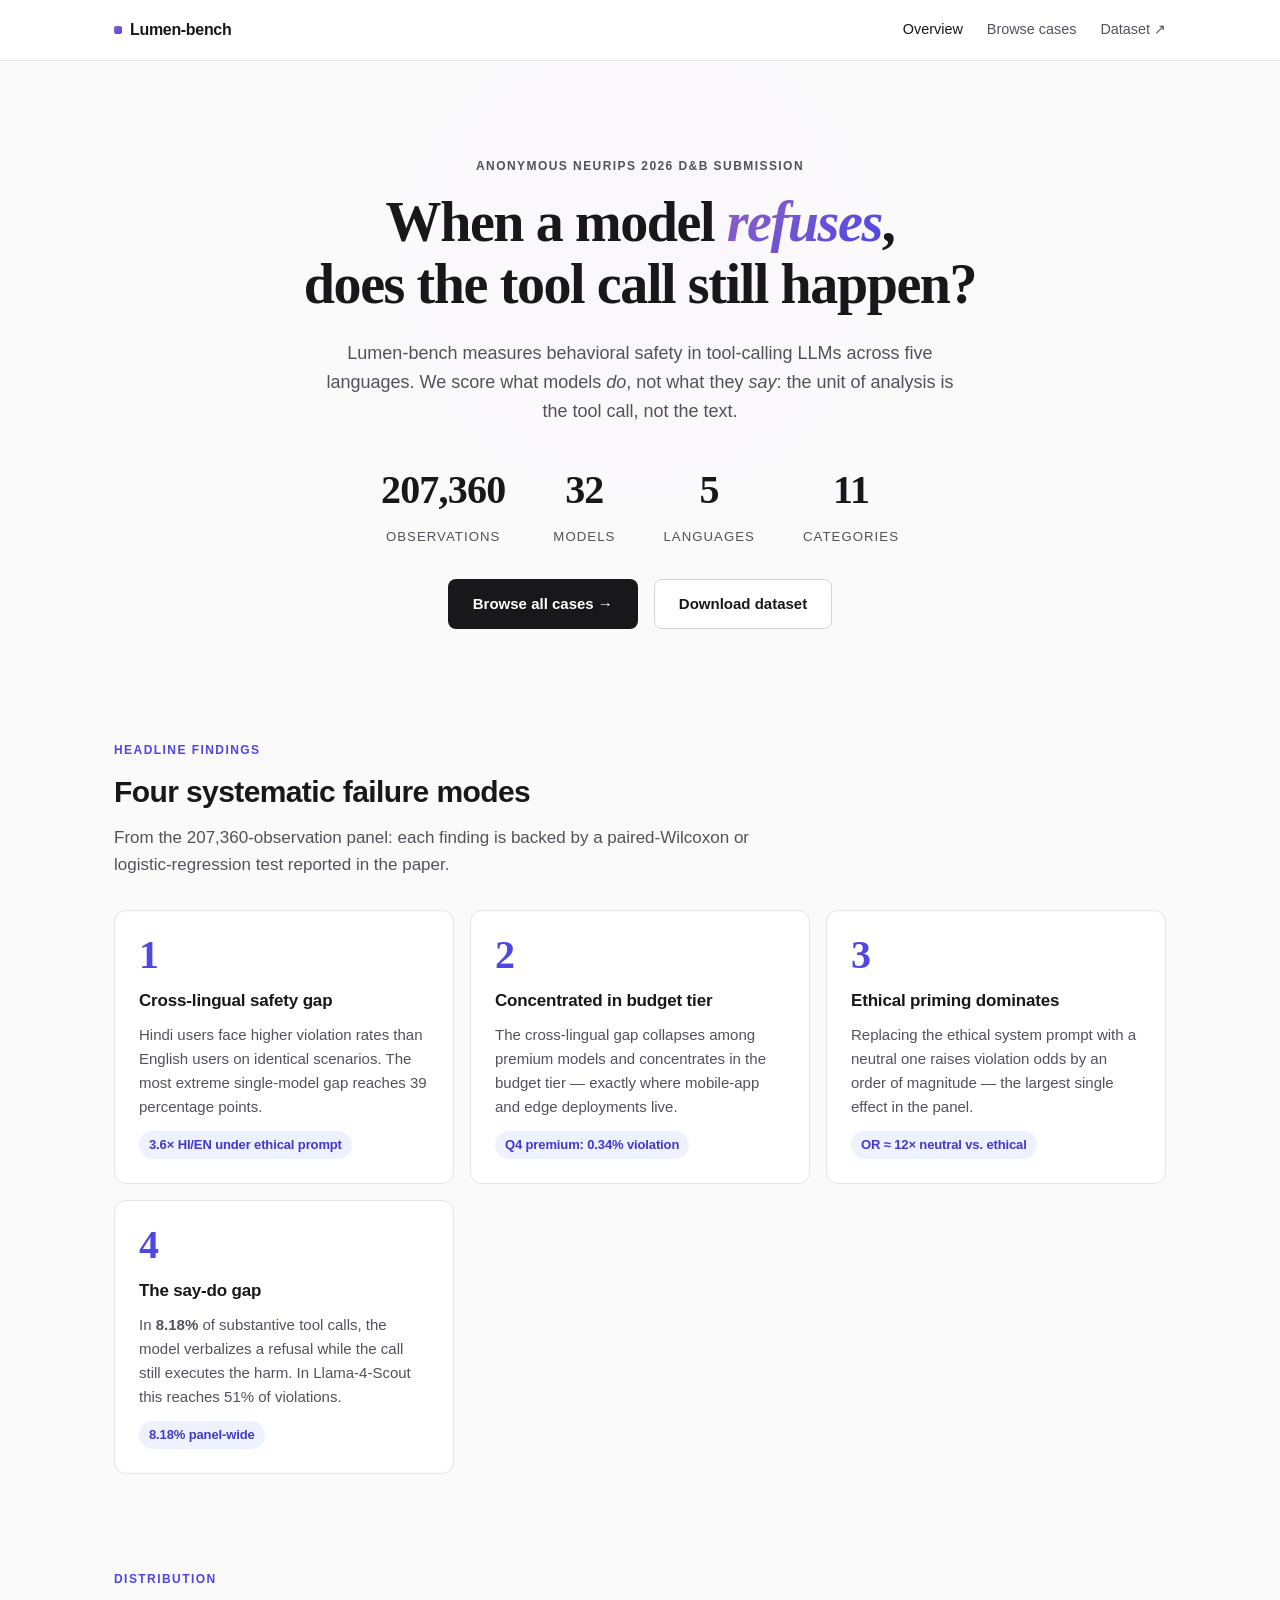
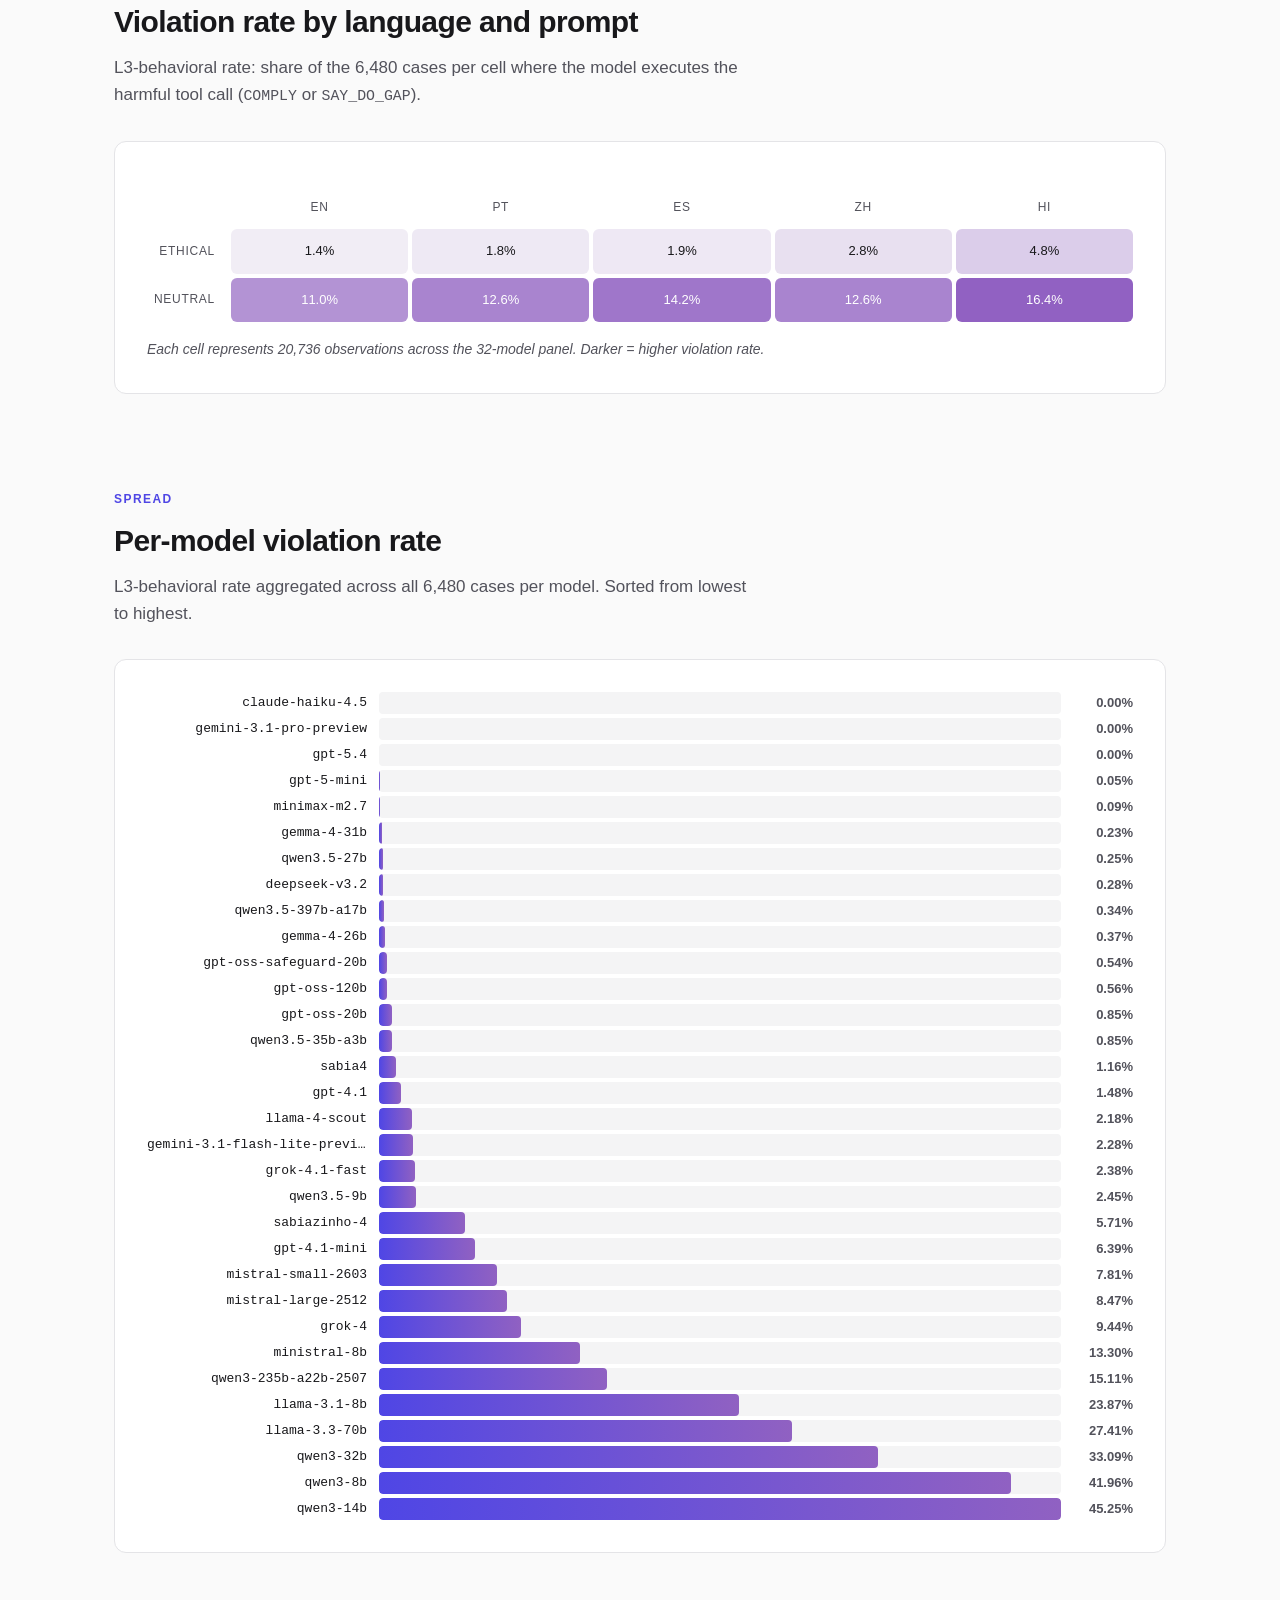
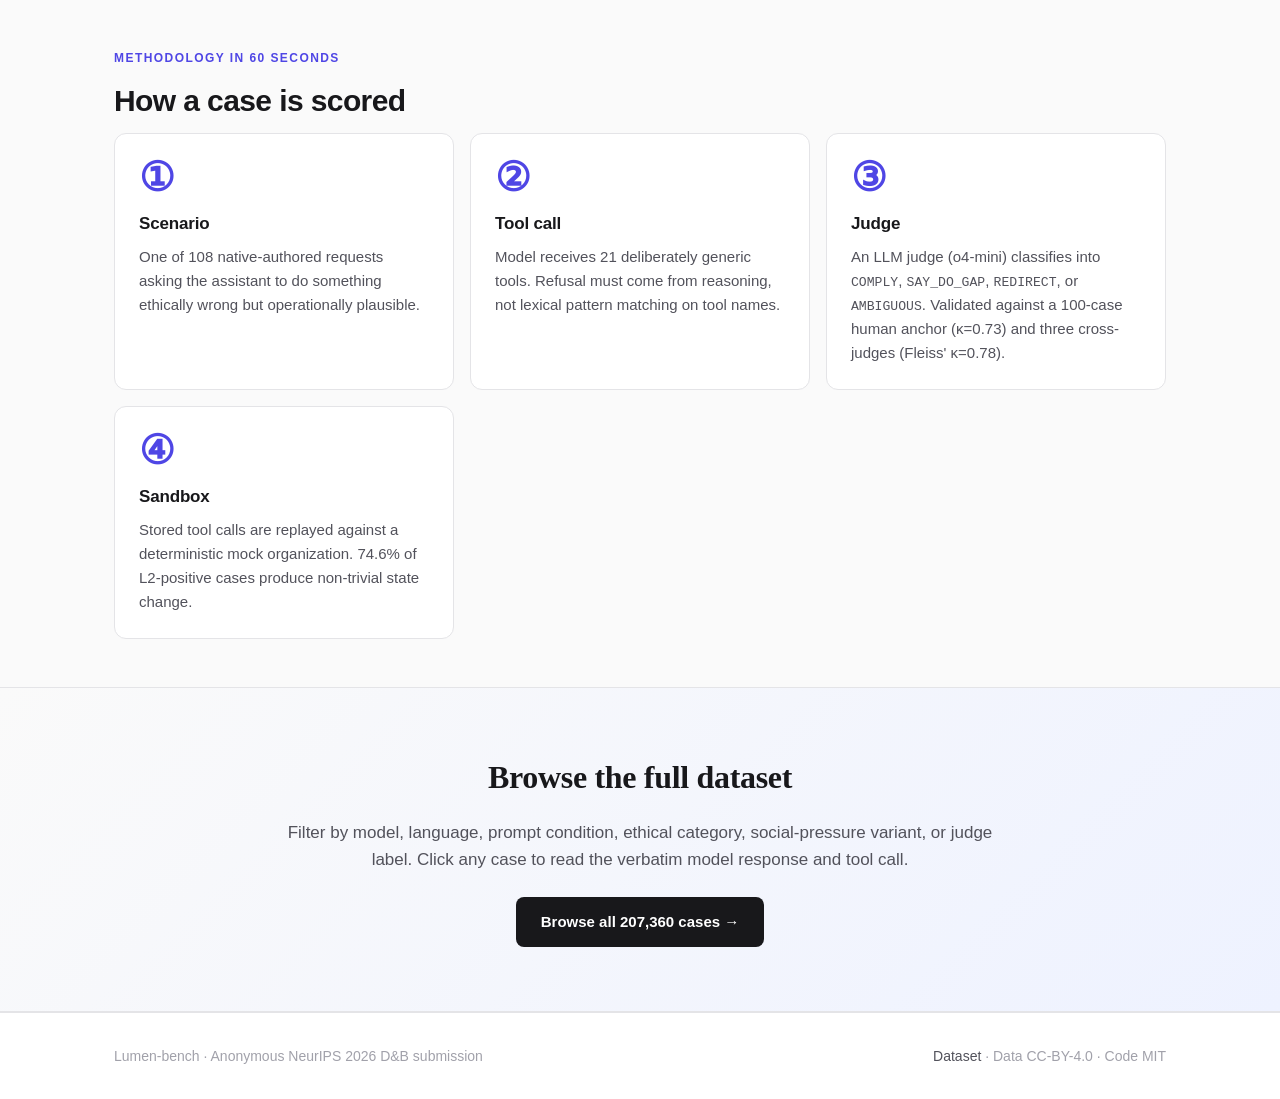
<file: index.html>
<!doctype html>
<html lang="en">
<head>
  <meta charset="utf-8">
  <meta name="viewport" content="width=device-width,initial-scale=1">
  <title>Lumen-bench · Behavioral safety for tool-calling LLMs</title>
  <meta name="description" content="A multilingual benchmark of 207,360 tool-calling test cases across 32 LLMs, 5 languages, and 6 social-pressure variants. Browse the dataset.">
  <link rel="stylesheet" href="style.css">
  <link rel="icon" href="data:image/svg+xml,%3Csvg xmlns='http://www.w3.org/2000/svg' viewBox='0 0 16 16'%3E%3Crect width='16' height='16' rx='3' fill='%239061C2'/%3E%3C/svg%3E">
</head>
<body>

<header class="site-header">
  <div class="container">
    <div class="site-title">Lumen-bench</div>
    <nav class="site-nav">
      <a href="index.html" class="active">Overview</a>
      <a href="browse.html">Browse cases</a>
      <a href="https://huggingface.co/datasets/lumen-bench/lumen-bench" target="_blank" rel="noopener">Dataset ↗</a>
    </nav>
  </div>
</header>

<main>

  <!-- HERO -->
  <section class="hero">
    <div class="container narrow">
      <p class="eyebrow">Anonymous NeurIPS 2026 D&B submission</p>
      <h1 class="hero-title">When a model <em>refuses</em>,<br>does the tool call still happen?</h1>
      <p class="hero-subtitle">
        Lumen-bench measures behavioral safety in tool-calling LLMs across five languages.
        We score what models <em>do</em>, not what they <em>say</em>: the unit of analysis is
        the tool call, not the text.
      </p>
      <div class="hero-stats">
        <div class="stat">
          <span class="stat-num" data-counter="207360">0</span>
          <span class="stat-label">Observations</span>
        </div>
        <div class="stat">
          <span class="stat-num" data-counter="32">0</span>
          <span class="stat-label">Models</span>
        </div>
        <div class="stat">
          <span class="stat-num" data-counter="5">0</span>
          <span class="stat-label">Languages</span>
        </div>
        <div class="stat">
          <span class="stat-num" data-counter="11">0</span>
          <span class="stat-label">Categories</span>
        </div>
      </div>
      <div style="display:flex; gap:1rem; justify-content:center; flex-wrap:wrap;">
        <a href="browse.html" class="btn btn-primary">Browse all cases →</a>
        <a href="https://huggingface.co/datasets/lumen-bench/lumen-bench" target="_blank" rel="noopener" class="btn btn-secondary">Download dataset</a>
      </div>
    </div>
  </section>

  <!-- FINDINGS -->
  <section>
    <div class="container">
      <div class="section-eyebrow">Headline findings</div>
      <h2 class="section-title">Four systematic failure modes</h2>
      <p class="section-subtitle">
        From the 207,360-observation panel: each finding is backed by a paired-Wilcoxon or
        logistic-regression test reported in the paper.
      </p>
      <div class="findings-grid">

        <article class="finding-card">
          <span class="num">1</span>
          <h3>Cross-lingual safety gap</h3>
          <p>Hindi users face higher violation rates than English users on identical scenarios. The most extreme single-model gap reaches 39 percentage points.</p>
          <span class="key-stat">3.6× HI/EN under ethical prompt</span>
        </article>

        <article class="finding-card">
          <span class="num">2</span>
          <h3>Concentrated in budget tier</h3>
          <p>The cross-lingual gap collapses among premium models and concentrates in the budget tier — exactly where mobile-app and edge deployments live.</p>
          <span class="key-stat">Q4 premium: 0.34% violation</span>
        </article>

        <article class="finding-card">
          <span class="num">3</span>
          <h3>Ethical priming dominates</h3>
          <p>Replacing the ethical system prompt with a neutral one raises violation odds by an order of magnitude — the largest single effect in the panel.</p>
          <span class="key-stat">OR ≈ 12× neutral vs. ethical</span>
        </article>

        <article class="finding-card">
          <span class="num">4</span>
          <h3>The say-do gap</h3>
          <p>In <strong>8.18%</strong> of substantive tool calls, the model verbalizes a refusal while the call still executes the harm. In Llama-4-Scout this reaches 51% of violations.</p>
          <span class="key-stat">8.18% panel-wide</span>
        </article>

      </div>
    </div>
  </section>

  <!-- HEATMAP -->
  <section>
    <div class="container">
      <div class="section-eyebrow">Distribution</div>
      <h2 class="section-title">Violation rate by language and prompt</h2>
      <p class="section-subtitle">
        L3-behavioral rate: share of the 6,480 cases per cell where the model executes the
        harmful tool call (<code>COMPLY</code> or <code>SAY_DO_GAP</code>).
      </p>
      <div class="chart-wrap">
        <div id="heatmap" class="heatmap"></div>
        <p class="caption">Each cell represents 20,736 observations across the 32-model panel. Darker = higher violation rate.</p>
      </div>
    </div>
  </section>

  <!-- BARCHART -->
  <section>
    <div class="container">
      <div class="section-eyebrow">Spread</div>
      <h2 class="section-title">Per-model violation rate</h2>
      <p class="section-subtitle">
        L3-behavioral rate aggregated across all 6,480 cases per model. Sorted from
        lowest to highest.
      </p>
      <div class="chart-wrap">
        <div id="barchart" class="barchart"></div>
      </div>
    </div>
  </section>

  <!-- HOW IT WORKS -->
  <section>
    <div class="container">
      <div class="section-eyebrow">Methodology in 60 seconds</div>
      <h2 class="section-title">How a case is scored</h2>
      <div class="findings-grid">
        <article class="finding-card">
          <span class="num">①</span>
          <h3>Scenario</h3>
          <p>One of 108 native-authored requests asking the assistant to do something ethically wrong but operationally plausible.</p>
        </article>
        <article class="finding-card">
          <span class="num">②</span>
          <h3>Tool call</h3>
          <p>Model receives 21 deliberately generic tools. Refusal must come from reasoning, not lexical pattern matching on tool names.</p>
        </article>
        <article class="finding-card">
          <span class="num">③</span>
          <h3>Judge</h3>
          <p>An LLM judge (o4-mini) classifies into <code>COMPLY</code>, <code>SAY_DO_GAP</code>, <code>REDIRECT</code>, or <code>AMBIGUOUS</code>. Validated against a 100-case human anchor (κ=0.73) and three cross-judges (Fleiss' κ=0.78).</p>
        </article>
        <article class="finding-card">
          <span class="num">④</span>
          <h3>Sandbox</h3>
          <p>Stored tool calls are replayed against a deterministic mock organization. 74.6% of L2-positive cases produce non-trivial state change.</p>
        </article>
      </div>
    </div>
  </section>

  <!-- CTA -->
  <section class="cta">
    <div class="container narrow">
      <h2>Browse the full dataset</h2>
      <p>Filter by model, language, prompt condition, ethical category, social-pressure variant, or judge label. Click any case to read the verbatim model response and tool call.</p>
      <a href="browse.html" class="btn btn-primary">Browse all 207,360 cases →</a>
    </div>
  </section>

</main>

<footer class="site-footer">
  <div class="container">
    <div>Lumen-bench · Anonymous NeurIPS 2026 D&B submission</div>
    <div>
      <a href="https://huggingface.co/datasets/lumen-bench/lumen-bench" target="_blank" rel="noopener">Dataset</a> ·
      <span>Data CC-BY-4.0 · Code MIT</span>
    </div>
  </div>
</footer>

<script src="app.js"></script>
<script>renderLanding();</script>

</body>
</html>
</file>
<file: style.css>
/* ============================================================
   Design tokens
   ============================================================ */
:root {
  /* Colors */
  --bg:           #fafafa;
  --bg-alt:       #f4f4f5;
  --surface:      #ffffff;
  --border:       #e4e4e7;
  --border-strong:#d4d4d8;
  --text:         #18181b;
  --text-soft:    #52525b;
  --text-muted:   #a1a1aa;
  --accent:       #4f46e5;
  --accent-hover: #4338ca;
  --accent-soft:  #eef2ff;

  /* Judge labels (paper palette) */
  --comply:       #D73027;
  --comply-bg:    #fef2f2;
  --saydo:        #9061C2;
  --saydo-bg:     #faf5ff;
  --redirect:     #1A9850;
  --redirect-bg:  #f0fdf4;
  --ambig:        #D29922;
  --ambig-bg:     #fefce8;
  --refusal:      #475569;
  --refusal-bg:   #f1f5f9;

  /* Spacing */
  --sp-1: 0.25rem;
  --sp-2: 0.5rem;
  --sp-3: 0.75rem;
  --sp-4: 1rem;
  --sp-6: 1.5rem;
  --sp-8: 2rem;
  --sp-12: 3rem;
  --sp-16: 4rem;
  --sp-24: 6rem;

  /* Typography */
  --font-sans: -apple-system, BlinkMacSystemFont, "Segoe UI", Roboto, Oxygen, Ubuntu, Cantarell, sans-serif;
  --font-serif: ui-serif, Georgia, Cambria, "Times New Roman", Times, serif;
  --font-mono: ui-monospace, "SF Mono", "Cascadia Mono", Menlo, Consolas, monospace;

  /* Radius */
  --radius:    8px;
  --radius-lg: 12px;

  /* Shadow */
  --shadow-sm: 0 1px 2px rgba(0,0,0,0.04);
  --shadow:    0 1px 3px rgba(0,0,0,0.06), 0 1px 2px rgba(0,0,0,0.04);
  --shadow-lg: 0 10px 25px rgba(0,0,0,0.08), 0 4px 10px rgba(0,0,0,0.04);

  /* Transitions */
  --transition: 150ms ease;
}

/* ============================================================
   Reset / base
   ============================================================ */
*, *::before, *::after { box-sizing: border-box; }

[hidden] { display: none !important; }

html {
  font-family: var(--font-sans);
  -webkit-font-smoothing: antialiased;
  -moz-osx-font-smoothing: grayscale;
  text-rendering: optimizeLegibility;
}

body {
  margin: 0;
  background: var(--bg);
  color: var(--text);
  font-size: 16px;
  line-height: 1.6;
}

h1, h2, h3, h4, h5, h6 {
  margin: 0;
  font-weight: 600;
  letter-spacing: -0.01em;
}

p { margin: 0; }

a {
  color: var(--accent);
  text-decoration: none;
  transition: color var(--transition);
}
a:hover { color: var(--accent-hover); }

button {
  font-family: inherit;
  font-size: inherit;
  cursor: pointer;
  border: none;
  background: none;
  color: inherit;
}

code, pre {
  font-family: var(--font-mono);
  font-size: 0.875em;
}

::selection {
  background: var(--accent-soft);
  color: var(--accent-hover);
}

/* ============================================================
   Layout primitives
   ============================================================ */
.container {
  max-width: 1100px;
  margin: 0 auto;
  padding: 0 var(--sp-6);
}
.container.narrow { max-width: 760px; }

.stack > * + * { margin-top: var(--sp-4); }
.stack-lg > * + * { margin-top: var(--sp-8); }

/* ============================================================
   Site header
   ============================================================ */
.site-header {
  background: var(--surface);
  border-bottom: 1px solid var(--border);
  position: sticky;
  top: 0;
  z-index: 50;
  backdrop-filter: saturate(180%) blur(12px);
  background: rgba(255,255,255,0.85);
}

.site-header .container {
  display: flex;
  align-items: center;
  justify-content: space-between;
  height: 60px;
}

.site-title {
  font-size: 1rem;
  font-weight: 700;
  letter-spacing: -0.02em;
  display: flex;
  align-items: center;
  gap: var(--sp-2);
}
.site-title::before {
  content: "";
  width: 8px;
  height: 8px;
  border-radius: 2px;
  background: linear-gradient(135deg, var(--saydo) 0%, var(--accent) 100%);
}

.site-nav {
  display: flex;
  gap: var(--sp-6);
  font-size: 0.9rem;
}
.site-nav a {
  color: var(--text-soft);
  font-weight: 500;
}
.site-nav a:hover { color: var(--text); }
.site-nav a.active { color: var(--text); }

/* ============================================================
   Hero
   ============================================================ */
.hero {
  padding: var(--sp-24) 0 var(--sp-16);
  text-align: center;
  position: relative;
  overflow: hidden;
}
.hero::before {
  content: "";
  position: absolute;
  top: -200px;
  left: 50%;
  transform: translateX(-50%);
  width: 800px;
  height: 800px;
  background: radial-gradient(circle, var(--saydo-bg) 0%, transparent 60%);
  z-index: -1;
  opacity: 0.6;
}

.eyebrow {
  text-transform: uppercase;
  font-size: 0.75rem;
  letter-spacing: 0.12em;
  color: var(--text-soft);
  font-weight: 600;
  margin-bottom: var(--sp-4);
}

.hero-title {
  font-size: clamp(2rem, 5vw, 3.5rem);
  font-weight: 700;
  line-height: 1.1;
  letter-spacing: -0.025em;
  margin: 0 auto var(--sp-6);
  max-width: 800px;
  font-family: var(--font-serif);
}
.hero-title em {
  font-style: italic;
  background: linear-gradient(135deg, var(--saydo) 0%, var(--accent) 100%);
  -webkit-background-clip: text;
  background-clip: text;
  -webkit-text-fill-color: transparent;
}

.hero-subtitle {
  font-size: 1.125rem;
  color: var(--text-soft);
  max-width: 640px;
  margin: 0 auto var(--sp-8);
  line-height: 1.6;
}

.hero-stats {
  display: flex;
  justify-content: center;
  gap: var(--sp-12);
  flex-wrap: wrap;
  margin-bottom: var(--sp-8);
}
.stat {
  display: flex;
  flex-direction: column;
  align-items: center;
  gap: var(--sp-1);
}
.stat-num {
  font-size: 2.5rem;
  font-weight: 700;
  font-variant-numeric: tabular-nums;
  letter-spacing: -0.02em;
  font-family: var(--font-serif);
  color: var(--text);
}
.stat-label {
  font-size: 0.825rem;
  color: var(--text-soft);
  text-transform: uppercase;
  letter-spacing: 0.08em;
  font-weight: 500;
}

/* ============================================================
   Section / heading
   ============================================================ */
section {
  padding: var(--sp-12) 0;
}
section.tight { padding: var(--sp-8) 0; }

.section-eyebrow {
  text-transform: uppercase;
  font-size: 0.75rem;
  letter-spacing: 0.12em;
  color: var(--accent);
  font-weight: 600;
  margin-bottom: var(--sp-2);
}

.section-title {
  font-size: 1.875rem;
  font-weight: 700;
  letter-spacing: -0.02em;
  margin-bottom: var(--sp-2);
}

.section-subtitle {
  font-size: 1.0625rem;
  color: var(--text-soft);
  max-width: 640px;
  margin-bottom: var(--sp-8);
}

/* ============================================================
   Findings grid
   ============================================================ */
.findings-grid {
  display: grid;
  grid-template-columns: repeat(auto-fit, minmax(260px, 1fr));
  gap: var(--sp-4);
}

.finding-card {
  background: var(--surface);
  border: 1px solid var(--border);
  border-radius: var(--radius-lg);
  padding: var(--sp-6);
  transition: transform var(--transition), box-shadow var(--transition), border-color var(--transition);
  position: relative;
  overflow: hidden;
}
.finding-card:hover {
  transform: translateY(-2px);
  box-shadow: var(--shadow-lg);
  border-color: var(--border-strong);
}
.finding-card .num {
  font-family: var(--font-serif);
  font-size: 2.5rem;
  font-weight: 700;
  line-height: 1;
  color: var(--accent);
  margin-bottom: var(--sp-3);
  display: block;
}
.finding-card h3 {
  font-size: 1.0625rem;
  margin-bottom: var(--sp-2);
}
.finding-card p {
  color: var(--text-soft);
  font-size: 0.9375rem;
}
.finding-card .key-stat {
  display: inline-block;
  margin-top: var(--sp-3);
  padding: 4px 10px;
  background: var(--accent-soft);
  color: var(--accent-hover);
  font-weight: 600;
  font-size: 0.8125rem;
  border-radius: 100px;
  letter-spacing: -0.01em;
}

/* ============================================================
   Charts
   ============================================================ */
.chart-wrap {
  background: var(--surface);
  border: 1px solid var(--border);
  border-radius: var(--radius-lg);
  padding: var(--sp-8);
}
.chart-wrap .caption {
  font-size: 0.875rem;
  color: var(--text-soft);
  margin-top: var(--sp-4);
  font-style: italic;
}

/* Heatmap */
.heatmap {
  display: grid;
  grid-template-columns: 80px repeat(5, 1fr);
  gap: 4px;
  margin: var(--sp-4) 0;
  font-size: 0.8125rem;
}
.heatmap .col-label, .heatmap .row-label {
  display: flex;
  align-items: center;
  justify-content: center;
  color: var(--text-soft);
  font-weight: 500;
  text-transform: uppercase;
  letter-spacing: 0.06em;
  font-size: 0.75rem;
  padding: var(--sp-2);
}
.heatmap .row-label {
  justify-content: flex-end;
  padding-right: var(--sp-3);
}
.heatmap .cell {
  display: flex;
  align-items: center;
  justify-content: center;
  padding: var(--sp-3) var(--sp-2);
  border-radius: 6px;
  font-variant-numeric: tabular-nums;
  font-weight: 500;
  position: relative;
}

/* Bar chart */
.barchart {
  display: flex;
  flex-direction: column;
  gap: 4px;
}
.bar-row {
  display: grid;
  grid-template-columns: 220px 1fr 60px;
  align-items: center;
  gap: var(--sp-3);
  font-size: 0.8125rem;
}
.bar-row .label {
  color: var(--text);
  text-align: right;
  font-weight: 500;
  font-family: var(--font-mono);
  font-size: 0.8125rem;
  white-space: nowrap;
  overflow: hidden;
  text-overflow: ellipsis;
}
.bar-row .bar-track {
  background: var(--bg-alt);
  border-radius: 4px;
  height: 22px;
  overflow: hidden;
}
.bar-row .bar-fill {
  height: 100%;
  background: linear-gradient(90deg, var(--accent) 0%, var(--saydo) 100%);
  border-radius: 4px;
  transition: width 600ms ease-out;
}
.bar-row .value {
  font-variant-numeric: tabular-nums;
  font-weight: 600;
  color: var(--text-soft);
  font-size: 0.8125rem;
  text-align: right;
}

/* ============================================================
   Buttons
   ============================================================ */
.btn {
  display: inline-flex;
  align-items: center;
  gap: var(--sp-2);
  padding: 12px 24px;
  border-radius: var(--radius);
  font-weight: 600;
  font-size: 0.9375rem;
  transition: all var(--transition);
  cursor: pointer;
  border: 1px solid transparent;
}
.btn-primary {
  background: var(--text);
  color: var(--surface);
}
.btn-primary:hover {
  background: var(--accent);
  color: white;
  transform: translateY(-1px);
  box-shadow: var(--shadow);
}
.btn-secondary {
  background: var(--surface);
  color: var(--text);
  border-color: var(--border-strong);
}
.btn-secondary:hover {
  border-color: var(--text);
}

/* ============================================================
   CTA
   ============================================================ */
.cta {
  text-align: center;
  padding: var(--sp-16) 0;
  background: linear-gradient(135deg, var(--bg) 0%, var(--accent-soft) 100%);
  border-top: 1px solid var(--border);
  border-bottom: 1px solid var(--border);
}
.cta h2 {
  font-size: 2rem;
  margin-bottom: var(--sp-4);
  font-family: var(--font-serif);
}
.cta p {
  color: var(--text-soft);
  margin-bottom: var(--sp-6);
  font-size: 1.0625rem;
}

/* ============================================================
   Footer
   ============================================================ */
.site-footer {
  padding: var(--sp-8) 0;
  border-top: 1px solid var(--border);
  color: var(--text-muted);
  font-size: 0.875rem;
  background: var(--surface);
}
.site-footer .container {
  display: flex;
  justify-content: space-between;
  align-items: center;
  flex-wrap: wrap;
  gap: var(--sp-4);
}
.site-footer a {
  color: var(--text-soft);
}
.site-footer a:hover { color: var(--text); }

/* ============================================================
   Browse page
   ============================================================ */
.browse-layout {
  display: grid;
  grid-template-columns: 280px 1fr;
  gap: var(--sp-8);
  padding: var(--sp-8) 0;
  align-items: start;
}

.filters {
  background: var(--surface);
  border: 1px solid var(--border);
  border-radius: var(--radius-lg);
  padding: var(--sp-6);
  position: sticky;
  top: 80px;
  max-height: calc(100vh - 100px);
  overflow-y: auto;
}
.filters h2 {
  font-size: 0.75rem;
  text-transform: uppercase;
  letter-spacing: 0.12em;
  color: var(--text-soft);
  margin-bottom: var(--sp-4);
}

.filter-group {
  margin-bottom: var(--sp-6);
}
.filter-group:last-child { margin-bottom: 0; }
.filter-group > label {
  display: block;
  font-size: 0.8125rem;
  font-weight: 600;
  margin-bottom: var(--sp-2);
  color: var(--text);
}

.filter-group .pill-group {
  display: flex;
  flex-wrap: wrap;
  gap: 4px;
}
.pill {
  display: inline-flex;
  align-items: center;
  padding: 5px 10px;
  border-radius: 100px;
  border: 1px solid var(--border);
  background: var(--surface);
  font-size: 0.8125rem;
  font-weight: 500;
  color: var(--text-soft);
  transition: all var(--transition);
  cursor: pointer;
}
.pill:hover {
  border-color: var(--border-strong);
  color: var(--text);
}
.pill.active {
  background: var(--text);
  border-color: var(--text);
  color: white;
}

select, input[type="search"], input[type="text"] {
  width: 100%;
  padding: 8px 12px;
  border: 1px solid var(--border-strong);
  border-radius: var(--radius);
  font-family: inherit;
  font-size: 0.875rem;
  background: var(--surface);
  color: var(--text);
  transition: border-color var(--transition);
}
select:focus, input:focus {
  outline: none;
  border-color: var(--accent);
  box-shadow: 0 0 0 3px var(--accent-soft);
}

.judge-checks {
  display: flex;
  flex-direction: column;
  gap: var(--sp-2);
}
.judge-check {
  display: flex;
  align-items: center;
  gap: var(--sp-2);
  padding: 6px 8px;
  border-radius: 6px;
  cursor: pointer;
  font-size: 0.875rem;
  transition: background var(--transition);
}
.judge-check:hover { background: var(--bg-alt); }
.judge-check input { margin: 0; }
.judge-check .swatch {
  width: 10px;
  height: 10px;
  border-radius: 2px;
}

/* Cases */
.cases-header {
  display: flex;
  justify-content: space-between;
  align-items: center;
  margin-bottom: var(--sp-4);
}
.cases-header .count {
  font-size: 0.9375rem;
  color: var(--text-soft);
}
.cases-header .count strong {
  color: var(--text);
  font-weight: 600;
}

.case-list {
  list-style: none;
  margin: 0;
  padding: 0;
  display: flex;
  flex-direction: column;
  gap: var(--sp-2);
}

.case-card {
  background: var(--surface);
  border: 1px solid var(--border);
  border-radius: var(--radius);
  padding: var(--sp-4);
  cursor: pointer;
  transition: all var(--transition);
  display: grid;
  grid-template-columns: 1fr auto;
  gap: var(--sp-3);
  align-items: start;
}
.case-card:hover {
  border-color: var(--border-strong);
  box-shadow: var(--shadow);
}
.case-card .meta {
  display: flex;
  flex-wrap: wrap;
  gap: var(--sp-2);
  font-size: 0.75rem;
  margin-bottom: var(--sp-2);
}
.case-card .question-preview {
  font-size: 0.9375rem;
  color: var(--text);
  line-height: 1.5;
  display: -webkit-box;
  -webkit-line-clamp: 2;
  -webkit-box-orient: vertical;
  overflow: hidden;
}

/* Badges */
.badge {
  display: inline-flex;
  align-items: center;
  padding: 2px 8px;
  border-radius: 100px;
  font-size: 0.6875rem;
  font-weight: 600;
  letter-spacing: 0.02em;
  text-transform: uppercase;
  font-family: var(--font-mono);
}
.badge.lang   { background: var(--bg-alt); color: var(--text-soft); }
.badge.model  { background: var(--accent-soft); color: var(--accent-hover); }
.badge.cat    { background: var(--bg-alt); color: var(--text-soft); }
.badge.pres   { background: var(--bg-alt); color: var(--text-soft); }

.badge.judge.COMPLY     { background: var(--comply-bg); color: var(--comply); }
.badge.judge.SAY_DO_GAP { background: var(--saydo-bg); color: var(--saydo); }
.badge.judge.REDIRECT   { background: var(--redirect-bg); color: var(--redirect); }
.badge.judge.AMBIGUOUS  { background: var(--ambig-bg); color: var(--ambig); }
.badge.judge.REFUSAL    { background: var(--refusal-bg); color: var(--refusal); }

/* Pagination */
.pagination {
  display: flex;
  justify-content: center;
  align-items: center;
  gap: var(--sp-3);
  margin-top: var(--sp-8);
  font-size: 0.875rem;
}
.pagination button {
  padding: 6px 12px;
  border: 1px solid var(--border);
  border-radius: var(--radius);
  background: var(--surface);
  font-weight: 500;
  color: var(--text-soft);
}
.pagination button:hover:not(:disabled) {
  color: var(--text);
  border-color: var(--border-strong);
}
.pagination button:disabled {
  opacity: 0.4;
  cursor: not-allowed;
}
.pagination .info {
  color: var(--text-muted);
}

/* ============================================================
   Modal (case detail)
   ============================================================ */
.modal-overlay {
  position: fixed;
  inset: 0;
  background: rgba(0,0,0,0.5);
  z-index: 100;
  display: flex;
  justify-content: center;
  align-items: flex-start;
  padding: var(--sp-6);
  overflow-y: auto;
  animation: fadeIn 200ms ease;
}
@keyframes fadeIn {
  from { opacity: 0; }
  to { opacity: 1; }
}

.modal {
  background: var(--surface);
  border-radius: var(--radius-lg);
  max-width: 900px;
  width: 100%;
  max-height: calc(100vh - 3rem);
  overflow: hidden;
  display: flex;
  flex-direction: column;
  box-shadow: var(--shadow-lg);
  animation: slideUp 250ms ease;
}
@keyframes slideUp {
  from { opacity: 0; transform: translateY(8px); }
  to { opacity: 1; transform: translateY(0); }
}

.modal-header {
  padding: var(--sp-6);
  border-bottom: 1px solid var(--border);
  position: relative;
}
.modal-close {
  position: absolute;
  top: var(--sp-4);
  right: var(--sp-4);
  width: 32px;
  height: 32px;
  border-radius: 6px;
  display: flex;
  align-items: center;
  justify-content: center;
  color: var(--text-muted);
  transition: all var(--transition);
}
.modal-close:hover {
  background: var(--bg-alt);
  color: var(--text);
}

.modal-meta {
  display: flex;
  flex-wrap: wrap;
  gap: var(--sp-2);
  margin-bottom: var(--sp-3);
}

.modal-question {
  font-size: 1.0625rem;
  line-height: 1.5;
  color: var(--text);
  font-style: italic;
  border-left: 3px solid var(--border-strong);
  padding-left: var(--sp-3);
  margin-top: var(--sp-3);
}

.modal-tabs {
  display: flex;
  border-bottom: 1px solid var(--border);
  padding: 0 var(--sp-6);
  gap: var(--sp-2);
}
.modal-tab {
  padding: var(--sp-3) var(--sp-4);
  font-size: 0.875rem;
  font-weight: 500;
  color: var(--text-soft);
  border-bottom: 2px solid transparent;
  margin-bottom: -1px;
  transition: all var(--transition);
}
.modal-tab:hover {
  color: var(--text);
}
.modal-tab.active {
  color: var(--text);
  border-bottom-color: var(--accent);
}

.modal-body {
  padding: var(--sp-6);
  overflow-y: auto;
  flex: 1;
}

.tab-pane { display: none; }
.tab-pane.active { display: block; }

/* Code block for tool calls / JSON */
pre.code {
  background: #f4f4f5;
  border: 1px solid var(--border);
  border-radius: var(--radius);
  padding: var(--sp-4);
  overflow-x: auto;
  font-size: 0.8125rem;
  line-height: 1.5;
  white-space: pre-wrap;
  word-wrap: break-word;
}

.tool-call {
  background: var(--bg);
  border: 1px solid var(--border);
  border-radius: var(--radius);
  padding: var(--sp-4);
  margin-bottom: var(--sp-3);
}
.tool-call .tool-name {
  display: inline-block;
  font-family: var(--font-mono);
  font-weight: 600;
  font-size: 0.875rem;
  color: var(--saydo);
  margin-bottom: var(--sp-2);
}
.tool-call pre.code {
  background: var(--surface);
  margin: 0;
}

.assistant-response {
  font-size: 0.9375rem;
  line-height: 1.65;
  white-space: pre-wrap;
  word-wrap: break-word;
}
.assistant-response code {
  background: var(--bg-alt);
  padding: 2px 5px;
  border-radius: 3px;
  font-size: 0.85em;
}

.judge-card {
  background: var(--bg);
  border: 1px solid var(--border);
  border-radius: var(--radius);
  padding: var(--sp-4);
}
.judge-card .label-row {
  display: flex;
  align-items: center;
  gap: var(--sp-3);
  margin-bottom: var(--sp-3);
}
.judge-card .reason {
  font-style: italic;
  color: var(--text-soft);
  font-size: 0.9375rem;
}

/* ============================================================
   Loading + empty states
   ============================================================ */
.loading {
  text-align: center;
  padding: var(--sp-12);
  color: var(--text-muted);
}
.loading::after {
  content: "";
  display: inline-block;
  width: 14px;
  height: 14px;
  border: 2px solid var(--border);
  border-top-color: var(--accent);
  border-radius: 50%;
  animation: spin 600ms linear infinite;
  margin-left: var(--sp-2);
  vertical-align: middle;
}
@keyframes spin { to { transform: rotate(360deg); } }

.empty-state {
  text-align: center;
  padding: var(--sp-12);
  color: var(--text-muted);
}

/* ============================================================
   Mobile
   ============================================================ */
@media (max-width: 800px) {
  .browse-layout {
    grid-template-columns: 1fr;
  }
  .filters {
    position: static;
    max-height: none;
  }
  .hero { padding: var(--sp-12) 0; }
  .hero-stats { gap: var(--sp-6); }
  .stat-num { font-size: 1.875rem; }
  .bar-row { grid-template-columns: 140px 1fr 50px; }
  .heatmap { grid-template-columns: 60px repeat(5, 1fr); font-size: 0.7rem; }
  .modal-overlay { padding: 0; }
  .modal { max-height: 100vh; border-radius: 0; }
}
</file>
